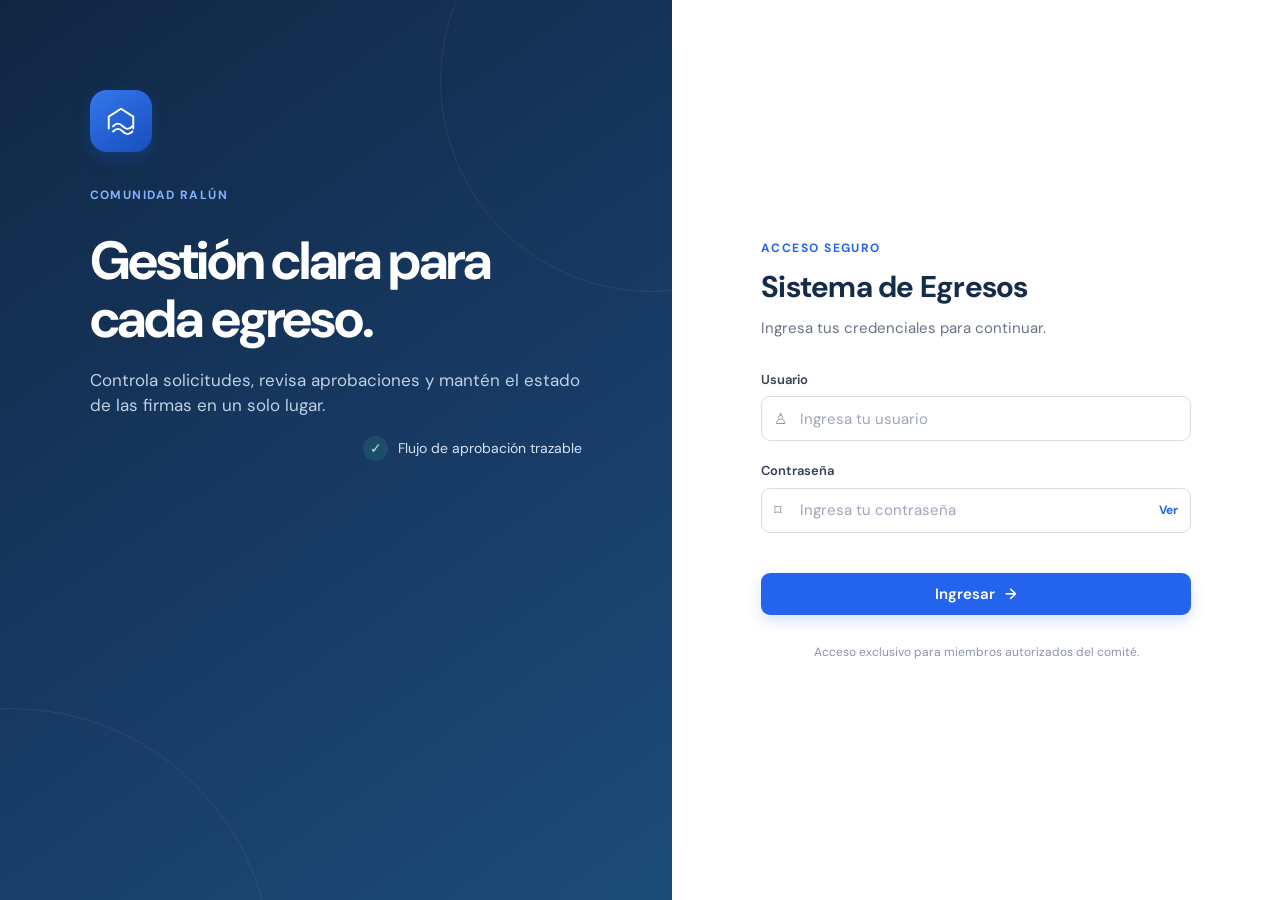
<file: index.html>
<!doctype html>
<html lang="es">
<head>
  <meta charset="utf-8">
  <meta name="viewport" content="width=device-width, initial-scale=1">
  <meta name="description" content="Acceso al Sistema de Egresos de la Comunidad Ralún">
  <title>Iniciar sesión | Egresos Ralún</title>
  <link rel="stylesheet" href="css/style.css">
  <script src="js/app.js?v=20260624-documentos" defer></script>
</head>
<body data-page="login" class="login-page">
  <main class="login-shell">
    <section class="login-brand" aria-label="Sistema de Egresos Comunidad Ralún">
      <div class="brand-mark brand-mark--large" aria-hidden="true">
        <svg viewBox="0 0 48 48" role="img"><path d="M10 32.5V19l14-9 14 9v13.5"/><path d="M15 30c4-4 7-4 11 0s7 4 11 0"/><path d="M15 36c4-4 7-4 11 0s7 4 11 0"/></svg>
      </div>
      <div>
        <span class="eyebrow">Comunidad Ralún</span>
        <h1>Gestión clara para cada egreso.</h1>
        <p>Controla solicitudes, revisa aprobaciones y mantén el estado de las firmas en un solo lugar.</p>
      </div>
      <div class="brand-feature"><span>✓</span> Flujo de aprobación trazable</div>
    </section>

    <section class="login-panel">
      <div class="login-card">
        <div class="mobile-logo">
          <div class="brand-mark" aria-hidden="true">
            <svg viewBox="0 0 48 48"><path d="M10 32.5V19l14-9 14 9v13.5"/><path d="M15 30c4-4 7-4 11 0s7 4 11 0"/><path d="M15 36c4-4 7-4 11 0s7 4 11 0"/></svg>
          </div>
          <strong>Comunidad Ralún</strong>
        </div>
        <span class="eyebrow">Acceso seguro</span>
        <h2>Sistema de Egresos</h2>
        <p class="muted">Ingresa tus credenciales para continuar.</p>

        <form id="loginForm" class="form-stack" novalidate>
          <div class="field">
            <label for="usuario">Usuario</label>
            <div class="input-with-icon">
              <span aria-hidden="true">♙</span>
              <input id="usuario" name="usuario" type="text" autocomplete="username" placeholder="Ingresa tu usuario" required>
            </div>
          </div>
          <div class="field">
            <label for="contrasena">Contraseña</label>
            <div class="input-with-icon">
              <span aria-hidden="true">⌑</span>
              <input id="contrasena" name="contrasena" type="password" autocomplete="current-password" placeholder="Ingresa tu contraseña" required>
              <button class="password-toggle" type="button" id="togglePassword" aria-label="Mostrar contraseña">Ver</button>
            </div>
          </div>
          <div id="loginMessage" class="form-message" role="status" aria-live="polite"></div>
          <button class="button button--primary button--wide" type="submit">Ingresar <span aria-hidden="true">→</span></button>
        </form>
        <p class="login-help">Acceso exclusivo para miembros autorizados del comité.</p>
      </div>
    </section>
  </main>
</body>
</html>
</file>
<file: css/style.css>
@import url('https://fonts.googleapis.com/css2?family=DM+Sans:wght@400;500;600;700&display=swap');

:root {
  --navy: #142b4a;
  --navy-2: #1d3d64;
  --blue: #2463eb;
  --blue-soft: #eaf1ff;
  --green: #17865f;
  --green-soft: #e7f7f0;
  --amber: #b96c0a;
  --amber-soft: #fff4dc;
  --red: #c2414b;
  --red-soft: #ffedef;
  --ink: #172033;
  --muted: #697386;
  --line: #e3e8ef;
  --surface: #ffffff;
  --background: #f4f7fb;
  --shadow: 0 10px 30px rgba(23, 32, 51, .08);
  --radius: 14px;
}

* { box-sizing: border-box; }
html { min-width: 320px; }
body { margin: 0; color: var(--ink); background: var(--background); font-family: "DM Sans", system-ui, sans-serif; font-size: 15px; line-height: 1.5; }
button, input, select, textarea { font: inherit; }
button, select { cursor: pointer; }
a { color: inherit; text-decoration: none; }
h1, h2, h3, p { margin-top: 0; }
svg { width: 100%; height: 100%; fill: none; stroke: currentColor; stroke-linecap: round; stroke-linejoin: round; stroke-width: 2.2; }

.eyebrow { display: block; margin-bottom: 7px; color: var(--blue); font-size: 12px; font-weight: 700; letter-spacing: .12em; text-transform: uppercase; }
.muted { color: var(--muted); }
.brand-mark { display: grid; width: 42px; height: 42px; flex: 0 0 auto; padding: 7px; border-radius: 11px; color: white; background: linear-gradient(145deg, #3478ed, #174dbb); box-shadow: 0 6px 16px rgba(36, 99, 235, .25); }
.brand-mark--large { width: 62px; height: 62px; padding: 10px; border-radius: 17px; }

/* Login */
.login-page { min-height: 100vh; background: var(--surface); }
.login-shell { min-height: 100vh; display: grid; }
.login-brand { display: none; position: relative; overflow: hidden; padding: clamp(48px, 7vw, 96px); color: white; background: linear-gradient(145deg, #102743 0%, #183c67 60%, #1d4c78 100%); }
.login-brand::before, .login-brand::after { content: ""; position: absolute; border: 1px solid rgba(255,255,255,.07); border-radius: 50%; }
.login-brand::before { width: 420px; height: 420px; right: -190px; top: -130px; }
.login-brand::after { width: 520px; height: 520px; left: -250px; bottom: -330px; }
.login-brand h1 { max-width: 540px; margin: 28px 0 20px; font-size: clamp(40px, 4.2vw, 64px); line-height: 1.08; letter-spacing: -.04em; }
.login-brand p { max-width: 490px; color: #bfd0e4; font-size: 17px; }
.login-brand .eyebrow { margin-top: 34px; color: #80b2ff; }
.brand-feature { align-self: end; display: flex; align-items: center; gap: 10px; color: #d7e3f1; font-size: 14px; }
.brand-feature span { display: grid; width: 25px; height: 25px; place-items: center; border-radius: 50%; color: #aeead3; background: rgba(68, 199, 150, .15); }
.login-panel { display: grid; min-height: 100vh; place-items: center; padding: 30px 20px; }
.login-card { width: min(100%, 430px); }
.mobile-logo { display: flex; align-items: center; gap: 12px; margin-bottom: 48px; color: var(--navy); }
.login-card h2 { margin-bottom: 8px; color: var(--navy); font-size: 30px; letter-spacing: -.025em; }
.login-card > p { margin-bottom: 30px; }
.form-stack { display: grid; gap: 20px; }
.field { min-width: 0; }
.field label { display: block; margin-bottom: 7px; color: #344054; font-size: 13px; font-weight: 600; }
.field input, .field select, .field textarea { width: 100%; border: 1px solid #d6dde7; border-radius: 9px; outline: 0; color: var(--ink); background: #fff; transition: border-color .15s, box-shadow .15s; }
.field input, .field select { height: 45px; padding: 0 13px; }
.field textarea { min-height: 90px; padding: 11px 13px; resize: vertical; }
.field input::placeholder, .field textarea::placeholder { color: #9ca6b6; }
.field input:focus, .field select:focus, .field textarea:focus { border-color: #6b95ed; box-shadow: 0 0 0 3px rgba(36,99,235,.11); }
.input-with-icon, .input-prefix { position: relative; }
.input-with-icon > span, .input-prefix > span { position: absolute; z-index: 1; left: 13px; top: 50%; color: #8b96a7; transform: translateY(-50%); }
.input-with-icon input, .input-prefix input { padding-left: 38px; }
.input-with-icon input { padding-right: 56px; }
.password-toggle { position: absolute; right: 8px; top: 50%; border: 0; padding: 5px; color: var(--blue); background: transparent; font-size: 12px; font-weight: 700; transform: translateY(-50%); }
.button { display: inline-flex; min-height: 42px; align-items: center; justify-content: center; gap: 10px; border: 1px solid transparent; border-radius: 9px; padding: 0 17px; font-weight: 600; transition: transform .15s, box-shadow .15s, background .15s; }
.button:hover { transform: translateY(-1px); }
.button:disabled { cursor: wait; opacity: .72; transform: none; }
.button--primary { color: white; background: var(--blue); box-shadow: 0 6px 14px rgba(36,99,235,.18); }
.button--primary:hover { background: #1957d6; box-shadow: 0 8px 18px rgba(36,99,235,.24); }
.button--wide { width: 100%; }
.button--ghost { border-color: var(--line); color: #536076; background: white; }
.button--success { color: white; background: var(--green); }
.button--danger { border-color: #f1cbd0; color: var(--red); background: #fff; }
.form-message { min-height: 0; border-radius: 8px; font-size: 13px; }
.form-message:not(:empty) { padding: 9px 11px; }
.form-message.error { color: #a8333e; background: var(--red-soft); }
.form-message.success { color: #116b4b; background: var(--green-soft); }
.login-help { margin: 28px 0 0 !important; color: #8b95a6; font-size: 12px; text-align: center; }

/* Shared application chrome */
.app-header { position: sticky; z-index: 20; top: 0; display: flex; height: 68px; align-items: center; justify-content: space-between; padding: 0 18px; border-bottom: 1px solid var(--line); background: rgba(255,255,255,.94); backdrop-filter: blur(12px); }
.app-brand { display: flex; align-items: center; gap: 11px; }
.app-brand strong, .app-brand span { display: block; }
.app-brand strong { color: var(--navy); font-size: 15px; }
.app-brand span { color: var(--muted); font-size: 11px; }
.header-user { display: flex; align-items: center; gap: 10px; }
.user-copy { display: none; text-align: right; }
.user-copy strong, .user-copy span { display: block; }
.user-copy strong { font-size: 13px; text-transform: capitalize; }
.user-copy span { color: var(--muted); font-size: 11px; }
.avatar { display: grid; width: 35px; height: 35px; place-items: center; border-radius: 50%; color: var(--navy); background: #e8eef7; font-size: 13px; font-weight: 700; }
.logout-button { min-height: 36px; padding: 0 11px; }
.logout-button span { display: none; }
.page-container { width: min(1120px, calc(100% - 32px)); margin: 0 auto; padding: 34px 0 60px; }
.page-container--wide { width: min(1380px, calc(100% - 28px)); }
.page-heading { display: flex; flex-wrap: wrap; align-items: end; justify-content: space-between; gap: 16px; margin-bottom: 26px; }
.page-heading h1 { margin-bottom: 5px; color: var(--navy); font-size: clamp(28px, 4vw, 37px); letter-spacing: -.035em; }
.page-heading p { margin: 0; color: var(--muted); }
.status-pill { display: inline-flex; align-items: center; gap: 7px; border: 1px solid var(--line); border-radius: 99px; padding: 7px 11px; color: var(--muted); background: white; font-size: 11px; }
.status-dot { width: 7px; height: 7px; border-radius: 50%; background: #28a878; box-shadow: 0 0 0 3px #dbf4eb; }
.panel { margin-top: 20px; border: 1px solid var(--line); border-radius: var(--radius); background: var(--surface); box-shadow: 0 5px 18px rgba(23,32,51,.035); }
.panel-heading { display: flex; align-items: center; justify-content: space-between; gap: 16px; padding: 20px 20px 16px; border-bottom: 1px solid #edf0f4; }
.panel-heading h2 { margin-bottom: 3px; color: var(--navy); font-size: 18px; }
.panel-heading p { margin: 0; color: var(--muted); font-size: 13px; }
.panel-icon { display: grid; width: 32px; height: 32px; place-items: center; border-radius: 8px; color: var(--blue); background: var(--blue-soft); font-size: 20px; }

/* Admin */
.metrics { display: grid; grid-template-columns: 1fr; gap: 12px; }
.metric-card { display: flex; align-items: center; gap: 14px; border: 1px solid var(--line); border-radius: 12px; padding: 17px; background: white; }
.metric-card > span { display: grid; width: 42px; height: 42px; place-items: center; border-radius: 10px; font-size: 20px; }
.metric-icon--blue { color: var(--blue); background: var(--blue-soft); }
.metric-icon--amber { color: var(--amber); background: var(--amber-soft); }
.metric-icon--green { color: var(--green); background: var(--green-soft); }
.metric-card div span, .metric-card div strong { display: block; }
.metric-card div span { color: var(--muted); font-size: 12px; }
.metric-card div strong { color: var(--navy); font-size: 24px; }
.expense-form { display: grid; grid-template-columns: 1fr; gap: 16px; padding: 20px; }
.field--full, .field--span-2 { grid-column: 1 / -1; }
.form-actions { display: flex; justify-content: flex-end; }
.payment-details { overflow: hidden; border: 1px solid var(--line); border-radius: 12px; background: #fafbfc; }
.payment-details__heading { display: flex; flex-direction: column; align-items: flex-start; gap: 12px; padding: 16px; border-bottom: 1px solid var(--line); }
.payment-details__heading h3 { margin: 0; color: var(--navy); font-size: 14px; }
.payment-details__heading p { margin: 3px 0 0; color: var(--muted); font-size: 11px; }
.payment-details__heading .button { min-height: 34px; padding: 0 12px; font-size: 11px; }
.payment-rows { display: grid; gap: 10px; padding: 12px; }
.payment-row { position: relative; display: grid; grid-template-columns: 1fr; gap: 12px; border: 1px solid #e3e8ef; border-radius: 10px; padding: 14px 46px 14px 14px; background: #fff; }
.payment-file-field { grid-column: 1 / -1; }
.file-hint { display: block; margin-top: 6px; color: var(--muted); font-size: 11px; line-height: 1.35; }
.file-hint a { color: var(--blue); font-weight: 700; text-decoration: none; }
.payment-remove { position: absolute; top: 10px; right: 10px; width: 28px; height: 28px; color: var(--red); background: var(--red-soft); }
.payment-total { display: flex; align-items: center; justify-content: flex-end; gap: 18px; padding: 13px 16px; border-top: 1px solid var(--line); color: var(--muted); font-size: 12px; }
.payment-total strong { color: var(--navy); font-size: 18px; }
.record-count { flex: 0 0 auto; border-radius: 99px; padding: 5px 9px; color: var(--muted); background: #f1f4f8; font-size: 11px; }
.table-scroll { overflow-x: auto; }
table { width: 100%; border-collapse: collapse; white-space: nowrap; }
th, td { padding: 14px 20px; border-bottom: 1px solid #edf0f4; text-align: left; }
th { color: #778195; background: #fafbfc; font-size: 11px; letter-spacing: .04em; text-transform: uppercase; }
td { color: #3d485c; font-size: 13px; }
td:first-child { color: var(--navy); font-weight: 700; }
tbody tr:last-child td { border-bottom: 0; }
tbody tr:hover { background: #fafcff; }
.badge { display: inline-flex; align-items: center; gap: 5px; border-radius: 99px; padding: 5px 9px; font-size: 11px; font-weight: 600; }
.badge::before { content: ""; width: 5px; height: 5px; border-radius: 50%; background: currentColor; }
.badge--pending { color: var(--amber); background: var(--amber-soft); }
.badge--approved { color: var(--green); background: var(--green-soft); }
.badge--rejected { color: var(--red); background: var(--red-soft); }
.empty-state { padding: 35px; color: var(--muted); text-align: center; }

/* Committee Kanban */
.kanban { display: grid; grid-template-columns: 1fr; gap: 18px; align-items: start; }
.kanban-column { min-width: 0; border-radius: 13px; background: #edf1f6; }
.kanban-column > header { display: flex; align-items: center; justify-content: space-between; padding: 16px; }
.kanban-column > header > div { display: flex; align-items: center; gap: 9px; }
.kanban-column h2 { margin: 0; color: var(--navy); font-size: 14px; }
.column-dot { width: 8px; height: 8px; border-radius: 50%; }
.kanban-column--pending .column-dot { background: #dc8b25; }
.kanban-column--approved .column-dot { background: #28a878; }
.kanban-column--history .column-dot { background: #7c8798; }
.column-count { display: grid; min-width: 24px; height: 24px; place-items: center; border-radius: 99px; color: #677387; background: #dfe5ed; font-size: 11px; font-weight: 700; }
.card-list { display: grid; gap: 12px; padding: 0 10px 10px; }
.expense-card { border: 1px solid #e2e7ed; border-radius: 11px; padding: 16px; background: white; box-shadow: 0 3px 10px rgba(31,43,62,.045); }
.expense-card__top { display: flex; align-items: start; justify-content: space-between; gap: 10px; margin-bottom: 13px; }
.expense-id { display: block; margin-bottom: 3px; color: var(--blue); font-size: 11px; font-weight: 700; letter-spacing: .03em; }
.expense-card h3 { overflow: hidden; margin: 0; color: var(--navy); font-size: 15px; text-overflow: ellipsis; white-space: nowrap; }
.expense-amount { color: var(--navy); font-size: 16px; font-weight: 700; white-space: nowrap; }
.expense-meta { display: grid; grid-template-columns: 1fr 1fr; gap: 8px; margin-bottom: 14px; padding-bottom: 13px; border-bottom: 1px solid #edf0f4; color: var(--muted); font-size: 11px; }
.expense-meta span:last-child { text-align: right; }
.signatures-label { margin-bottom: 8px; color: #657084; font-size: 10px; font-weight: 700; letter-spacing: .07em; text-transform: uppercase; }
.signature-list { display: flex; flex-wrap: wrap; gap: 6px; }
.signature { display: inline-flex; align-items: center; gap: 4px; border-radius: 6px; padding: 4px 6px; color: #8993a3; background: #f1f3f6; font-size: 10px; }
.signature--done { color: var(--green); background: var(--green-soft); }
.signature--rejected { color: var(--red); background: var(--red-soft); }
.card-actions { display: grid; grid-template-columns: 1fr 1fr; gap: 7px; margin-top: 15px; }
.card-actions .button { min-height: 35px; padding: 0 9px; font-size: 11px; }
.card-actions .button--detail { grid-column: 1 / -1; border-color: var(--line); color: #566277; background: #fff; }
.empty-column { padding: 28px 10px; color: #8993a3; font-size: 12px; text-align: center; }

/* Dialog and toast */
.expense-dialog { width: min(92vw, 760px); max-height: 90vh; overflow-y: auto; border: 0; border-radius: 16px; padding: 0; color: var(--ink); box-shadow: 0 25px 70px rgba(14,29,49,.25); }
.expense-dialog::backdrop { background: rgba(10,24,43,.55); backdrop-filter: blur(3px); }
.dialog-heading { display: flex; align-items: start; justify-content: space-between; padding: 22px 22px 14px; border-bottom: 1px solid var(--line); }
.dialog-heading h2 { margin: 0; color: var(--navy); font-size: 20px; }
.icon-button { display: grid; width: 32px; height: 32px; place-items: center; border: 0; border-radius: 8px; color: var(--muted); background: #f2f4f7; font-size: 21px; }
.detail-grid { display: grid; grid-template-columns: 1fr 1fr; gap: 16px; padding: 20px 22px; }
.detail-item--full { grid-column: 1 / -1; }
.detail-item span, .detail-item strong { display: block; }
.detail-item span { margin-bottom: 3px; color: var(--muted); font-size: 11px; }
.detail-item strong { color: #334056; font-size: 13px; }
.toast-region { position: fixed; z-index: 50; right: 16px; bottom: 16px; display: grid; gap: 8px; }
.toast { max-width: 340px; border-left: 4px solid var(--green); border-radius: 9px; padding: 12px 15px; color: #344054; background: white; box-shadow: var(--shadow); font-size: 13px; animation: toast-in .2s ease-out; }
.toast--error { border-left-color: var(--red); }
@keyframes toast-in { from { opacity: 0; transform: translateY(8px); } }

@media (min-width: 620px) {
  .app-header { padding: 0 28px; }
  .user-copy, .logout-button span { display: block; }
  .metrics { grid-template-columns: repeat(3, 1fr); }
  .expense-form { grid-template-columns: repeat(2, 1fr); }
  .field--span-2 { grid-column: auto; }
}

@media (min-width: 900px) {
  .login-shell { grid-template-columns: minmax(420px, 1.05fr) minmax(430px, .95fr); }
  .login-brand { display: flex; flex-direction: column; }
  .mobile-logo { display: none; }
  .kanban { grid-template-columns: repeat(3, minmax(0, 1fr)); }
  .expense-form { grid-template-columns: repeat(3, 1fr); }
  .field--span-2 { grid-column: span 2; }
}

@media (prefers-reduced-motion: reduce) {
  *, *::before, *::after { scroll-behavior: auto !important; transition: none !important; animation: none !important; }
}

/* User management and personal profile */
.field small { display: block; margin-top: 6px; color: var(--muted); font-size: 11px; }
.users-table td { vertical-align: middle; }
.user-identity strong, .user-identity span { display: block; }
.user-identity strong { color: var(--navy); }
.user-identity span { color: var(--muted); font-size: 11px; }
.table-actions { display: flex; gap: 6px; }
.table-actions .button { min-height: 32px; padding: 0 10px; font-size: 11px; }
.badge--inactive { color: #6f7887; background: #edf0f4; }
.badge--blocked { color: var(--red); background: var(--red-soft); }
.dialog-form { display: grid; grid-template-columns: 1fr; gap: 15px; padding: 20px 22px; }
.dialog-actions { display: flex; justify-content: flex-end; gap: 9px; padding: 15px 22px 20px; border-top: 1px solid var(--line); }
.dialog-heading p { margin: 4px 0 0; font-size: 12px; }
.profile-container { max-width: 960px; }
.profile-grid { display: grid; grid-template-columns: 1fr; gap: 20px; }
.profile-panel { margin-top: 0; }
.profile-form { display: grid; gap: 17px; padding: 20px; }
.security-alert { display: flex; flex-direction: column; gap: 3px; margin-bottom: 20px; border: 1px solid #efd49a; border-radius: 11px; padding: 14px 17px; color: #84510a; background: var(--amber-soft); }
.security-alert strong { font-size: 14px; }
.security-alert span { font-size: 12px; }
.loading-row td { padding: 32px; color: var(--muted); text-align: center; }
.table-edit-expense { min-height: 32px; padding: 0 11px; font-size: 11px; }
.decision-history { display: grid; gap: 9px; }
.decision-row { display: grid; grid-template-columns: minmax(90px, 1fr) auto; align-items: center; gap: 8px; border: 1px solid var(--line); border-radius: 8px; padding: 9px 10px; }
.decision-row strong { font-size: 12px; }
.decision-row p { grid-column: 1 / -1; margin: 0; color: var(--muted); font-size: 12px; }
.payment-detail-list { display: grid; gap: 8px; }
.payment-detail-row { display: flex; align-items: start; justify-content: space-between; gap: 14px; border: 1px solid var(--line); border-radius: 8px; padding: 10px; }
.payment-detail-row div strong, .payment-detail-row div span { display: block; }
.payment-detail-row div span { margin-top: 3px; color: var(--muted); font-size: 11px; }
.payment-detail-row > strong { flex: 0 0 auto; }
.document-link { display: inline-flex !important; width: fit-content; margin-top: 6px; }

@media (min-width: 620px) {
  .dialog-form { grid-template-columns: repeat(2, 1fr); }
  .profile-grid { grid-template-columns: repeat(2, minmax(0, 1fr)); align-items: start; }
  .payment-details__heading { flex-direction: row; align-items: center; justify-content: space-between; }
  .payment-row { grid-template-columns: 1.5fr 1fr; }
}

@media (min-width: 1000px) {
  .payment-row { grid-template-columns: 1.6fr 1fr 1fr .75fr; }
}
</file>
